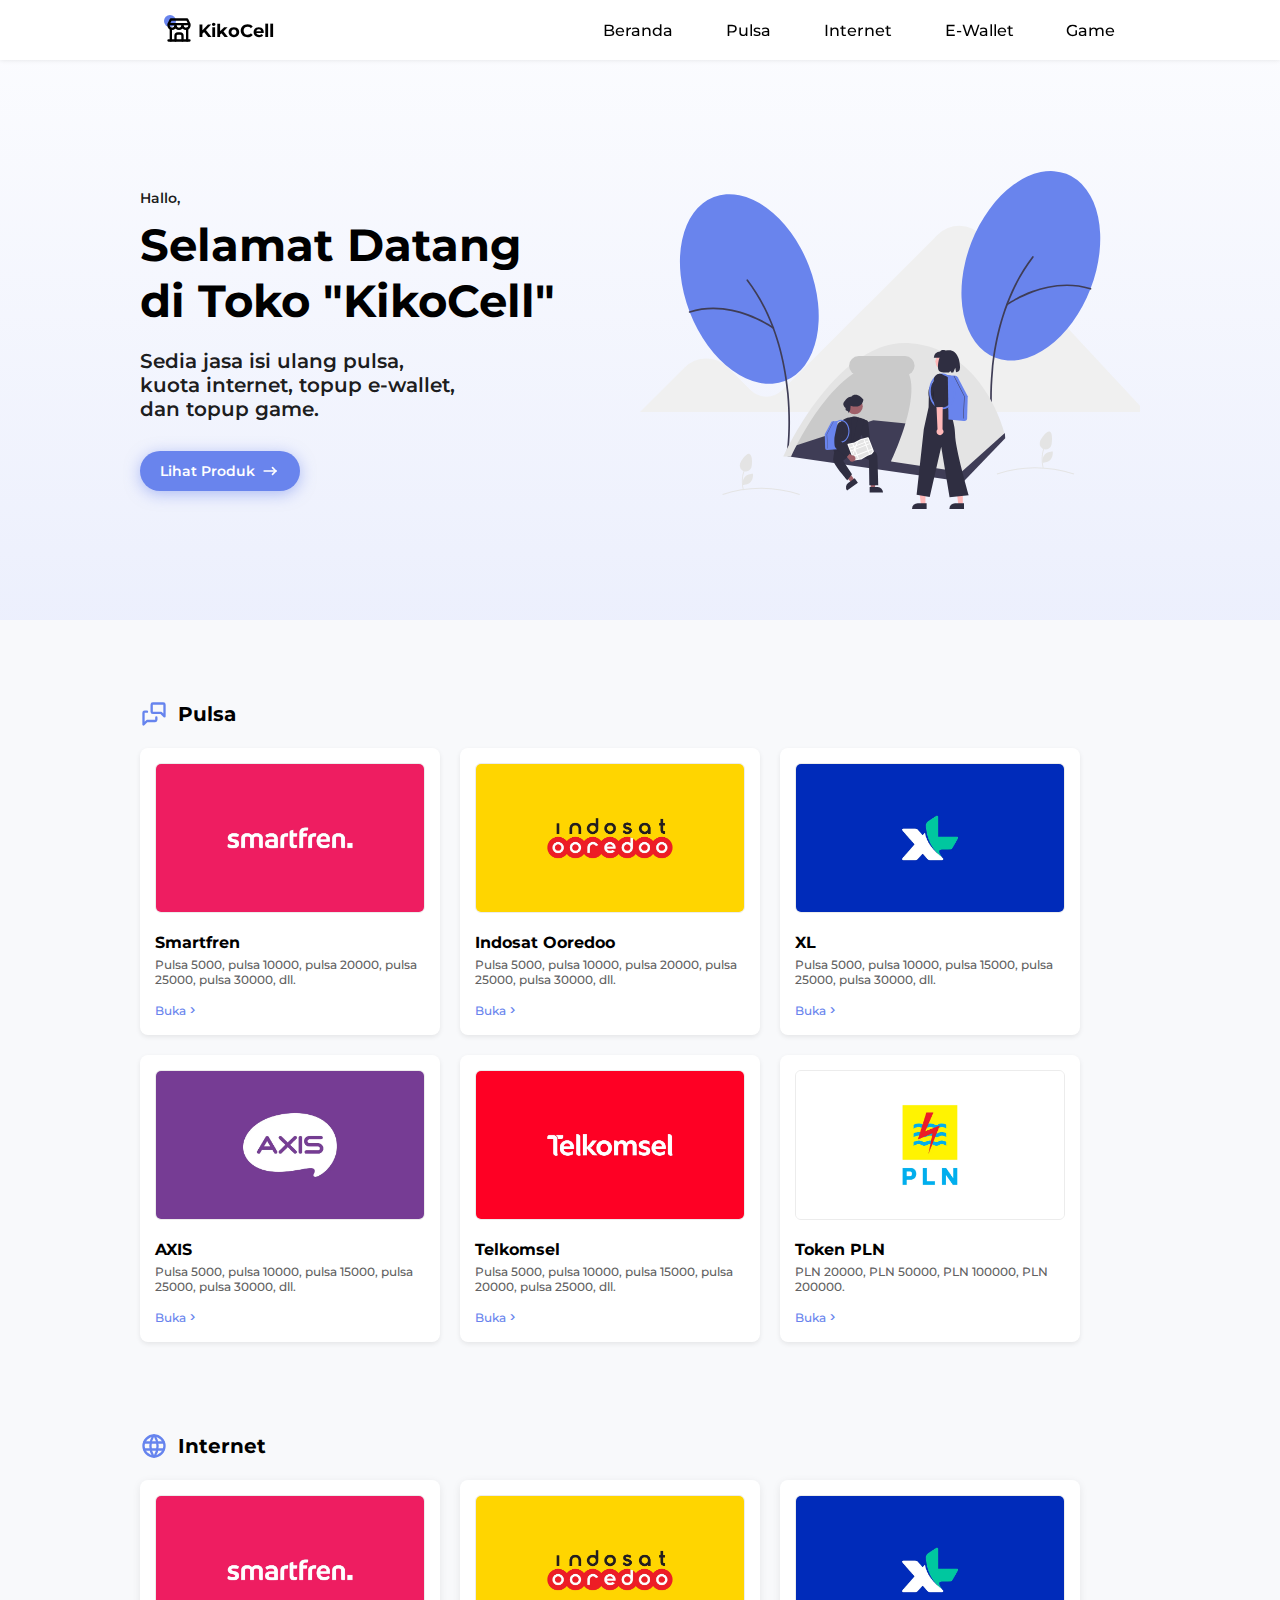
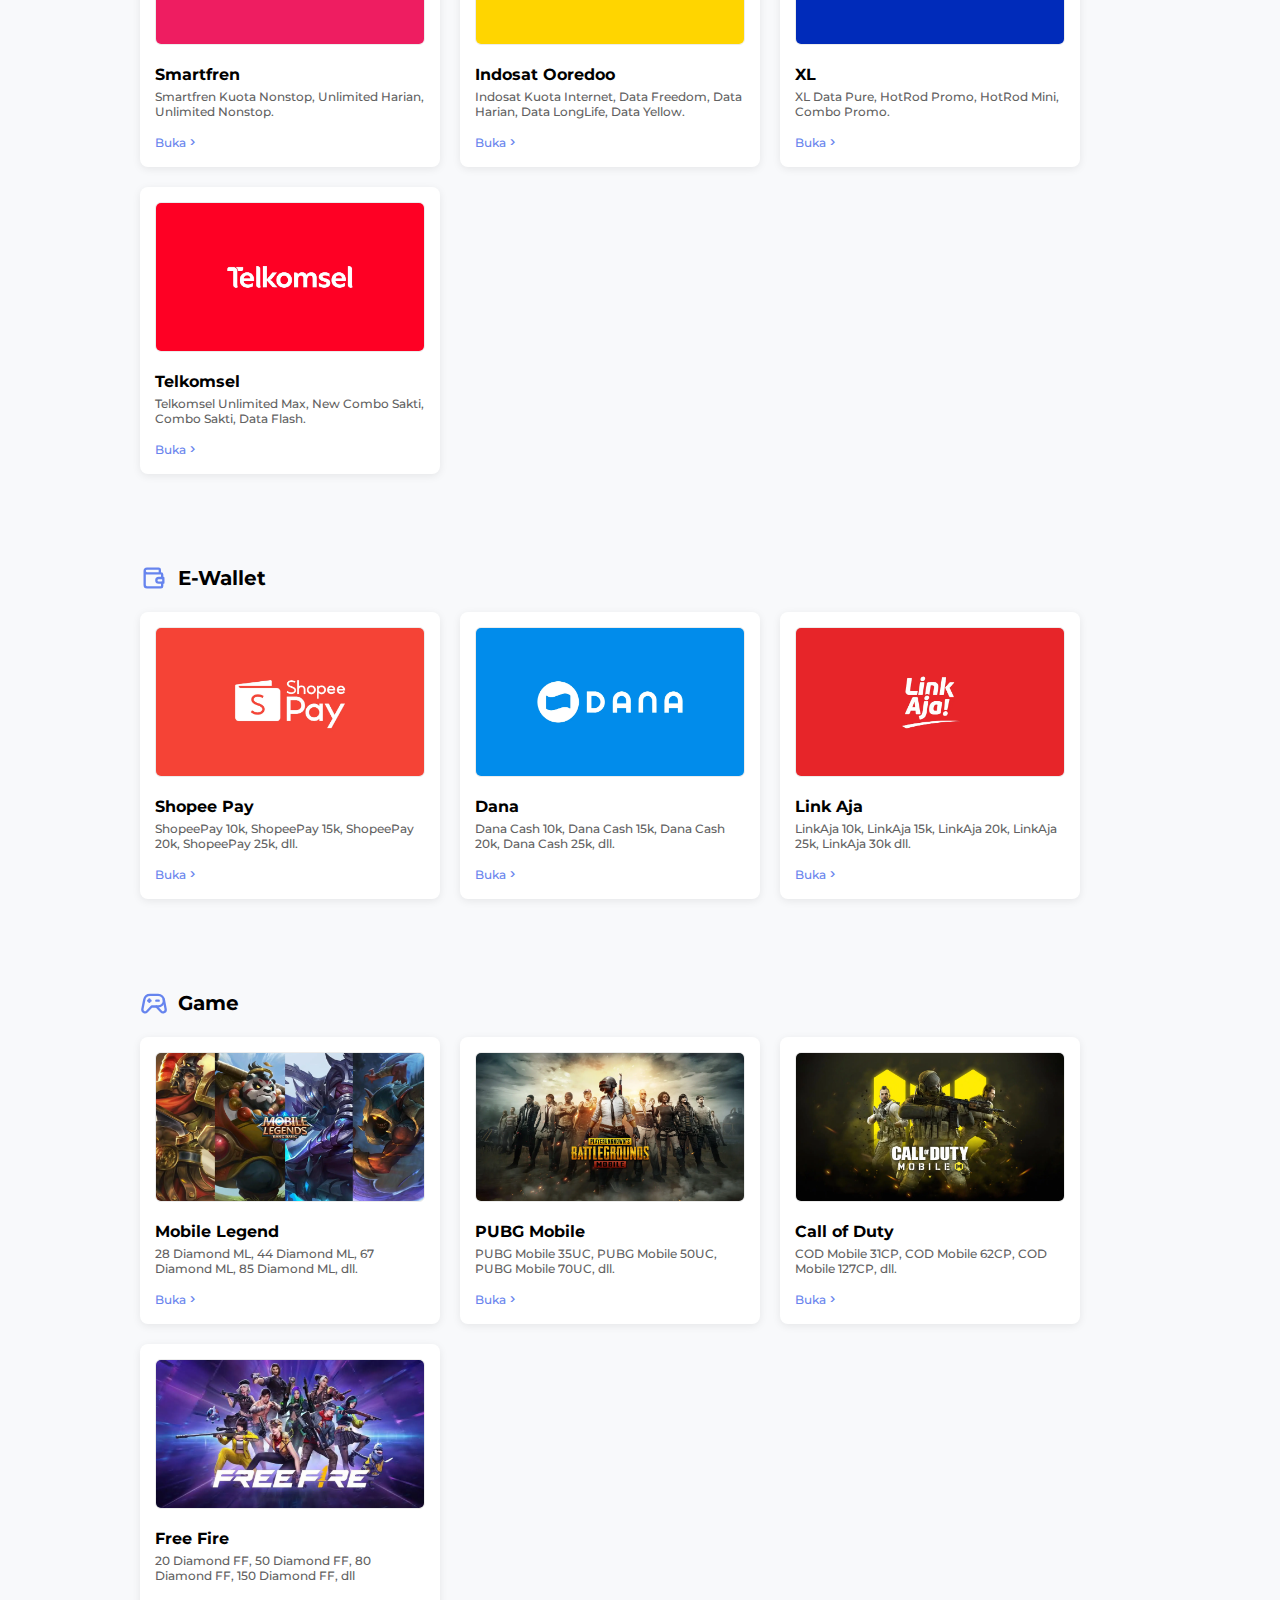
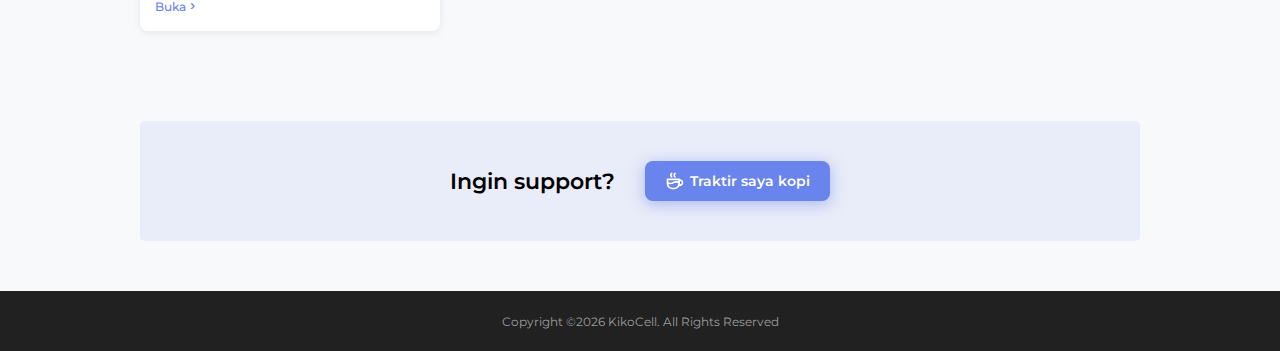
<file: index.html>
<!DOCTYPE html>
<html lang="id">
<head>
    <meta charset="UTF-8">
    <meta http-equiv="X-UA-Compatible" content="IE=edge">
    <meta name="viewport" content="width=device-width, initial-scale=1.0">
    <title>KikoCell</title>
    <link rel="preload" as="image" href="images/building-store.svg">
    <link rel="shortcut icon" href="images/kikocell.svg" type="image/x-icon">
    <link rel="stylesheet" href="style.css">
    <link href="https://fonts.googleapis.com/css2?family=Montserrat:wght@100;200;300;400;500;600;700;800;900&family=Poppins:wght@100;200;300;400;500;600;700;800;900&display=swap" rel="stylesheet">
</head>
<body>
    <!-- Navigation Bar -->
    <nav class="navbar">
        <a href="" class="brand-title">
            <img src="images/building-store.svg" alt="building store">
            <h4>KikoCell</h4>
        </a>
        <ul class="nav-links">
            <li><a href="#beranda">Beranda</a></li>
            <li><a href="#pulsa">Pulsa</a></li>
            <li><a href="#internet">Internet</a></li>
            <li><a href="#e-wallet">E-Wallet</a></li>
            <li><a href="#game">Game</a></li>
        </ul>
        <div class="toggle-menu">
            <span class="bar"></span>
            <span class="bar"></span>
            <span class="bar"></span>
        </div>
        <div class="outer-click">
            <div class="outer-color"></div>
        </div>
    </nav>

    <!-- Content -->
    <div class="content">
        <section id="beranda">
            <div class="beranda-wrapper">
                <div class="content-beranda">
                    <p>Hallo,</p>
                    <p>Selamat Datang<br>di Toko "KikoCell"</p>
                    <p>Sedia jasa isi ulang pulsa,<br>kuota internet, topup e-wallet,<br>dan topup game.</p>
                    <a href="#pulsa" class="view-product">
                        <p>Lihat Produk</p>
                        <img src="images/arrow-narrow-right.svg" alt="right arrow">
                    </a>
                </div>
                <img src="images/undraw_outdoor_adventure_re_j3b7.svg" alt="outdoor adventure" class="illustration">
            </div>
        </section>
        <section id="pulsa">
            <div class="pulsa-wrapper">
                <div class="header-pulsa">
                    <img src="images/messages.svg" alt="messages">
                    <p>Pulsa</p>
                </div>
                <div class="content-pulsa">
                    <a href="pulsa.html?type=Smartfren" class="smartfren card">
                        <div class="img"><img src="images/smartfren.webp" alt="smartfren" loading="lazy"></div>
                        <p>Smartfren</p>
                        <p>Pulsa 5000, pulsa 10000, pulsa 20000, pulsa 25000, pulsa 30000, dll.</p>
                        <p>Buka <span>></span></p>
                    </a>
                    <a href="pulsa.html?type=Indosat+Ooredoo" class="indosat card">
                        <div class="img"><img src="images/indosat.webp" alt="indosat" loading="lazy"></div>
                        <p>Indosat Ooredoo</p>
                        <p>Pulsa 5000, pulsa 10000, pulsa 20000, pulsa 25000, pulsa 30000, dll.</p>
                        <p>Buka <span>></span></p>
                    </a>
                    <a href="pulsa.html?type=XL" class="xl card">
                        <div class="img"><img src="images/xl.webp" alt="xl" loading="lazy"></div>
                        <p>XL</p>
                        <p>Pulsa 5000, pulsa 10000, pulsa 15000, pulsa 25000, pulsa 30000, dll.</p>
                        <p>Buka <span>></span></p>
                    </a>
                    <a href="pulsa.html?type=AXIS" class="axis card">
                        <div class="img"><img src="images/axis.webp" alt="axis" loading="lazy"></div>
                        <p>AXIS</p>
                        <p>Pulsa 5000, pulsa 10000, pulsa 15000, pulsa 25000, pulsa 30000, dll.</p>
                        <p>Buka <span>></span></p>
                    </a>
                    <a href="pulsa.html?type=Telkomsel" class="telkomsel card">
                        <div class="img"><img src="images/telkomsel.webp" alt="telkomsel" loading="lazy"></div>
                        <p>Telkomsel</p>
                        <p>Pulsa 5000, pulsa 10000, pulsa 15000, pulsa 20000, pulsa 25000, dll.</p>
                        <p>Buka <span>></span></p>
                    </a>
                    <a href="pulsa.html?type=Token+PLN" class="pln card">
                        <div class="img"><img src="images/pln.webp" alt="pln" loading="lazy"></div>
                        <p>Token PLN</p>
                        <p>PLN 20000, PLN 50000, PLN 100000, PLN 200000.</p>
                        <p>Buka <span>></span></p>
                    </a>
                </div>
            </div>
        </section>
        <section id="internet">
            <div class="internet-wrapper">
                <div class="header-internet">
                    <img src="images/world.svg" alt="world">
                    <p>Internet</p>
                </div>
                <div class="content-internet">
                    <a href="kuota.html?type=Smartfren" class="smartfren card">
                        <div class="img"><img src="images/smartfren.webp" alt="smartfren" loading="lazy"></div>
                        <p>Smartfren</p>
                        <p>Smartfren Kuota Nonstop, Unlimited Harian, Unlimited Nonstop.</p>
                        <p>Buka <span>></span></p>
                    </a>
                    <a href="kuota.html?type=Indosat+Ooredoo" class="indosat card">
                        <div class="img"><img src="images/indosat.webp" alt="indosat" loading="lazy"></div>
                        <p>Indosat Ooredoo</p>
                        <p>Indosat Kuota Internet, Data Freedom, Data Harian, Data LongLife, Data Yellow.</p>
                        <p>Buka <span>></span></p>
                    </a>
                    <a href="kuota.html?type=XL" class="xl card">
                        <div class="img"><img src="images/xl.webp" alt="xl" loading="lazy"></div>
                        <p>XL</p>
                        <p>XL Data Pure, HotRod Promo, HotRod Mini, Combo Promo.</p>
                        <p>Buka <span>></span></p>
                    </a>
                    <a href="kuota.html?type=Telkomsel" class="telkomsel card">
                        <div class="img"><img src="images/telkomsel.webp" alt="telkomsel" loading="lazy"></div>
                        <p>Telkomsel</p>
                        <p>Telkomsel Unlimited Max, New Combo Sakti, Combo Sakti, Data Flash.</p>
                        <p>Buka <span>></span></p>
                    </a>
                </div>
            </div>
        </section>
        <section id="e-wallet">
            <div class="e-wallet-wrapper">
                <div class="header-e-wallet">
                    <img src="images/wallet.svg" alt="wallet">
                    <p>E-Wallet</p>
                </div>
                <div class="content-e-wallet">
                    <a href="ewallet.html?type=Shopee+Pay" class="shopeepay card">
                        <div class="img"><img src="images/shopeepay.webp" alt="shopeepay" loading="lazy"></div>
                        <p>Shopee Pay</p>
                        <p>ShopeePay 10k, ShopeePay 15k, ShopeePay 20k, ShopeePay 25k, dll.</p>
                        <p>Buka <span>></span></p>
                    </a>
                    <a href="ewallet.html?type=Dana" class="dana card">
                        <div class="img"><img src="images/dana.webp" alt="dana" loading="lazy"></div>
                        <p>Dana</p>
                        <p>Dana Cash 10k, Dana Cash 15k, Dana Cash 20k, Dana Cash 25k, dll.</p>
                        <p>Buka <span>></span></p>
                    </a>
                    <a href="ewallet.html?type=Link+Aja" class="linkaja card">
                        <div class="img"><img src="images/linkaja.webp" alt="linkaja" loading="lazy"></div>
                        <p>Link Aja</p>
                        <p>LinkAja 10k, LinkAja 15k, LinkAja 20k, LinkAja 25k, LinkAja 30k dll.</p>
                        <p>Buka <span>></span></p>
                    </a>
                </div>
            </div>
        </section>
        <section id="game">
            <div class="game-wrapper">
                <div class="header-game">
                    <img src="images/device-gamepad-2.svg" alt="gamepad">
                    <p>Game</p>
                </div>
                <div class="content-game">
                    <a href="game.html?type=Mobile+Legend" class="mobilelegend card">
                        <div class="img"><img src="images/mobilelegend.webp" alt="mobilelegend" loading="lazy"></div>
                        <p>Mobile Legend</p>
                        <p>28 Diamond ML, 44 Diamond ML, 67 Diamond ML, 85 Diamond ML, dll.</p>
                        <p>Buka <span>></span></p>
                    </a>
                    <a href="game.html?type=PUBG+Mobile" class="pubgmobile card">
                        <div class="img"><img src="images/pubgmobile.webp" alt="pubgmobile" loading="lazy"></div>
                        <p>PUBG Mobile</p>
                        <p>PUBG Mobile 35UC, PUBG Mobile 50UC, PUBG Mobile 70UC, dll.</p>
                        <p>Buka <span>></span></p>
                    </a>
                    <a href="game.html?type=Call+of+Duty" class="callofduty card">
                        <div class="img"><img src="images/callofduty.webp" alt="callofduty" loading="lazy"></div>
                        <p>Call of Duty</p>
                        <p>COD Mobile 31CP, COD Mobile 62CP, COD Mobile 127CP, dll.</p>
                        <p>Buka <span>></span></p>
                    </a>
                    <a href="game.html?type=Free+Fire" class="freefire card">
                        <div class="img"><img src="images/freefire.webp" alt="freefire" loading="lazy"></div>
                        <p>Free Fire</p>
                        <p>20 Diamond FF, 50 Diamond FF, 80 Diamond FF, 150 Diamond FF, dll</p>
                        <p>Buka <span>></span></p>
                    </a>
                </div>
            </div>
        </section>
        <section id="support">
            <div class="support-wrapper">
                <p>Ingin support?</p>
                <a href="https://saweria.co/zekodev" target="_blank" class="btn-support">
                    <img src="images/coffee.svg" alt="coffee">
                    <p>Traktir saya kopi</p>
                </a>
            </div>
        </section>
    </div>

    <!-- Scroll to Top -->
    <div class="button-scroll" onclick="topFunction()">
        <img src="images/chevrons-up.svg" alt="scroll up">
    </div>

    <!-- Footer -->
    <div class="footer">
        <p id="copyright">Copyright ©[Year] KikoCell. All Rights Reserved</p>
    </div>

    <!-- Script Links -->
    <script src="script.js"></script>
</body>
</html>
</file>
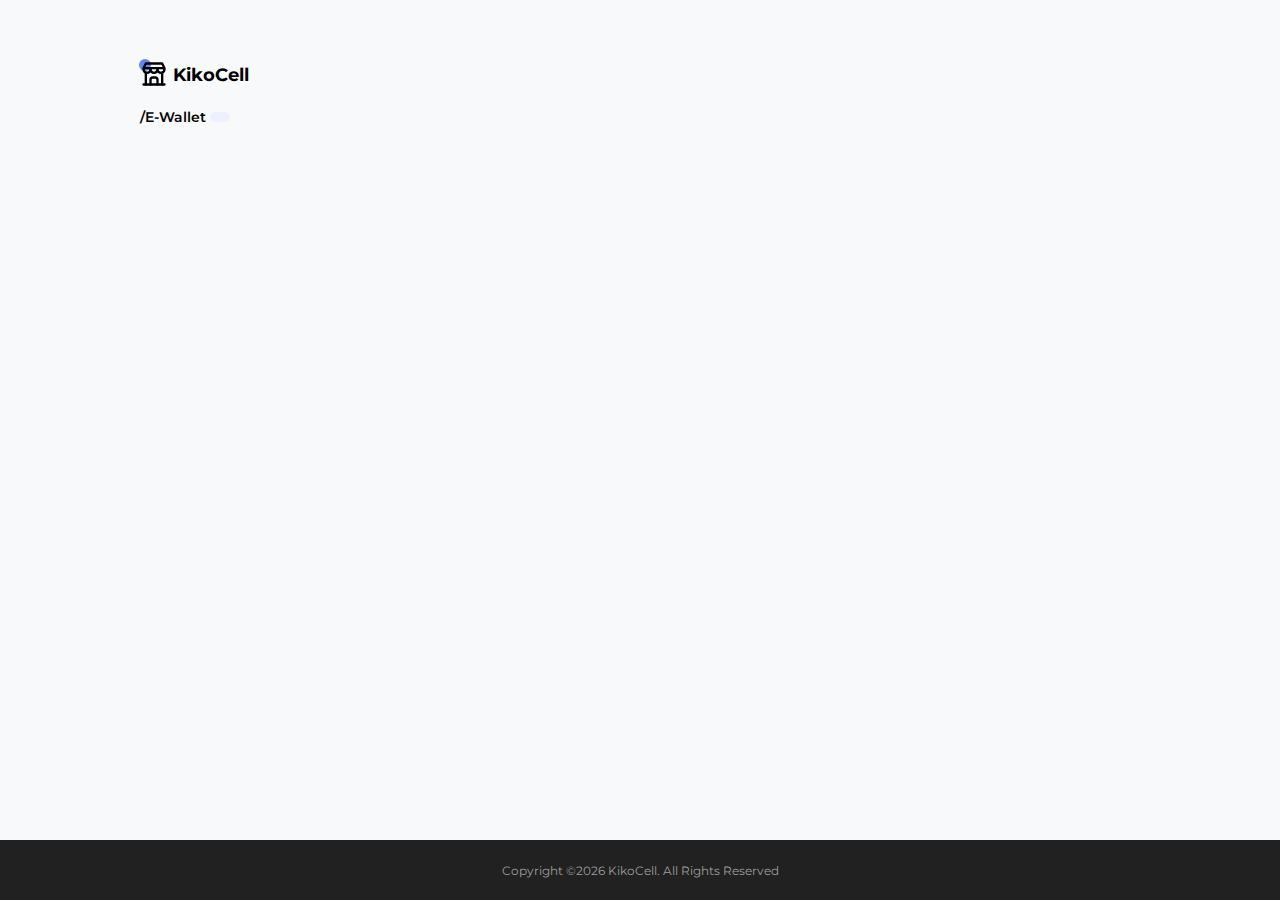
<file: ewallet.html>
<!DOCTYPE html>
<html lang="en">
<head>
    <meta charset="UTF-8">
    <meta http-equiv="X-UA-Compatible" content="IE=edge">
    <meta name="viewport" content="width=device-width, initial-scale=1.0">
    <title>KikoCell | E-Wallet</title>
    <link rel="shortcut icon" href="images/kikocell.svg" type="image/x-icon">
    <link rel="stylesheet" href="style_ewallet.css">
    <link href="https://fonts.googleapis.com/css2?family=Montserrat:wght@100;200;300;400;500;600;700;800;900&family=Poppins:wght@100;200;300;400;500;600;700;800;900&display=swap" rel="stylesheet">
</head>
<body>
    <div class="container">
        <div class="container-wrapper">
            <!-- Header -->
            <div class="header">
                <div class="brand-title" onclick="history.back()">
                    <img src="images/building-store.svg" alt="building store">
                    <h4>KikoCell</h4>
                </div>
                <p>/E-Wallet <span class="ewallet-type">[Jenis]</span></p>
            </div>

            <!-- Content -->
            <div class="content">
                <section id="list-data"></section>
            </div>
        </div>
    </div>

    <!-- Popup Dialog -->
    <div class="dialog-wrapper">
        <div class="dialog-card">
            <div class="icon">
                <img src="images/shopping-cart-plus.svg" alt="shopping cart">
            </div>
            <p>PESANAN</p>
            <p>Detail</p>
            <p class="detail">[kosong]</p>
            <p>No. <span id="ewallet">[E-Wallet]</span><span>*</span></p>
            <input type="tel" name="wa-number" id="wa-number" placeholder="Ketik nomor">
            <div class="action">
                <div class="btn-cancel">
                    <p>BATAL</p>
                </div>
                <div class="btn-send">
                    <p>KIRIM</p>
                </div>
            </div>
        </div>
    </div>

    <!-- Footer -->
    <div class="footer">
        <p id="copyright">Copyright ©[Year] KikoCell. All Rights Reserved</p>
    </div>

    <!-- Script Links -->
    <script src="script_ewallet.js"></script>
</body>
</html>
</file>
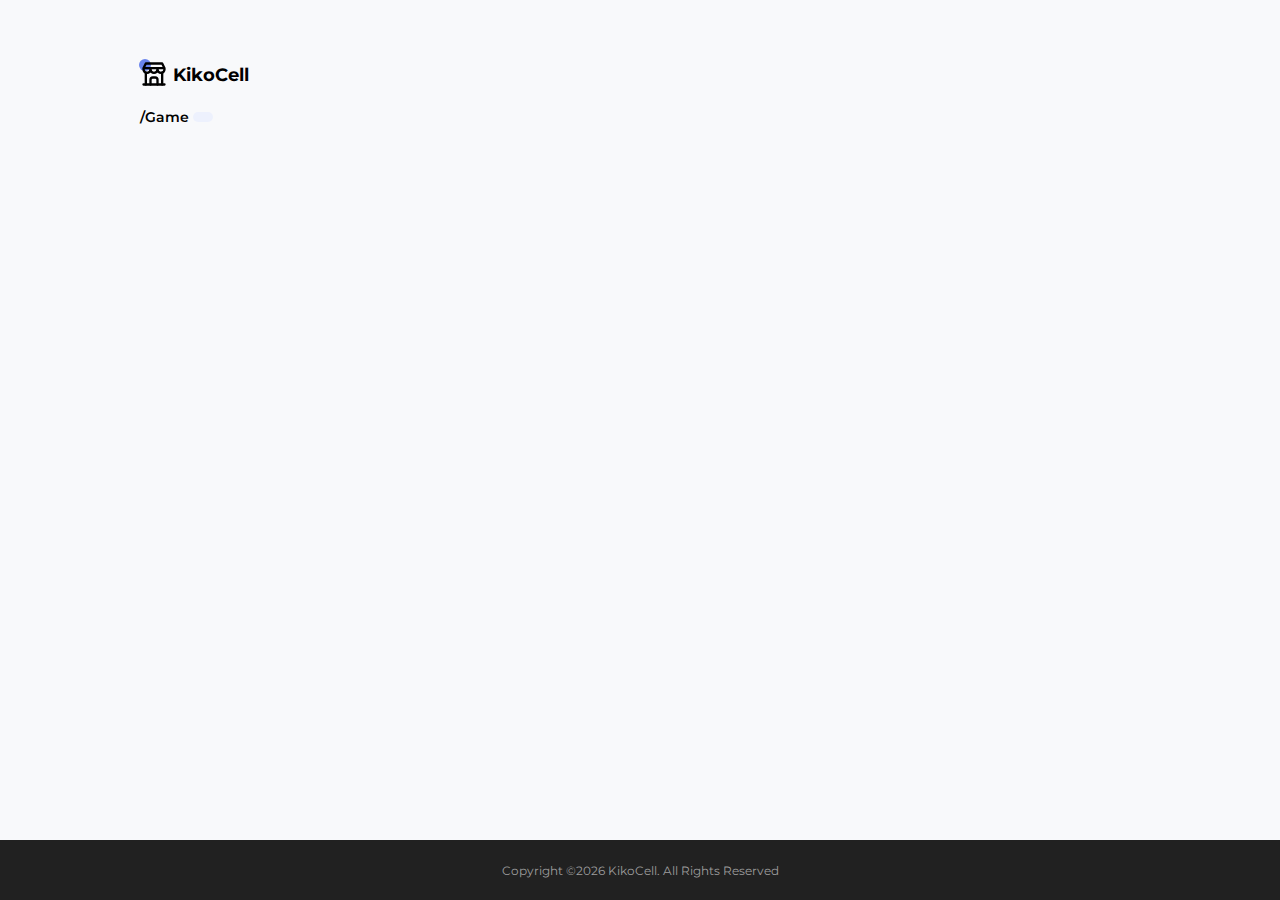
<file: game.html>
<!DOCTYPE html>
<html lang="en">
<head>
    <meta charset="UTF-8">
    <meta http-equiv="X-UA-Compatible" content="IE=edge">
    <meta name="viewport" content="width=device-width, initial-scale=1.0">
    <title>KikoCell | Game</title>
    <link rel="shortcut icon" href="images/kikocell.svg" type="image/x-icon">
    <link rel="stylesheet" href="style_game.css">
    <link href="https://fonts.googleapis.com/css2?family=Montserrat:wght@100;200;300;400;500;600;700;800;900&family=Poppins:wght@100;200;300;400;500;600;700;800;900&display=swap" rel="stylesheet">
</head>
<body>
    <div class="container">
        <div class="container-wrapper">
            <!-- Header -->
            <div class="header">
                <div class="brand-title" onclick="history.back()">
                    <img src="images/building-store.svg" alt="building store">
                    <h4>KikoCell</h4>
                </div>
                <p>/Game <span class="card-type">[Nama]</span></p>
            </div>

            <!-- Content -->
            <div class="content">
                <section id="list-data"></section>
            </div>
        </div>
    </div>

    <!-- Popup Dialog -->
    <div class="dialog-wrapper">
        <div class="dialog-card">
            <div class="icon">
                <img src="images/shopping-cart-plus.svg" alt="shopping cart">
            </div>
            <p>PESANAN</p>
            <p>Detail</p>
            <p class="detail">[kosong]</p>
            <p>No. ID Akun<span>*</span></p>
            <input type="tel" name="wa-number" id="wa-number" placeholder="Ketik nomor">
            <div class="action">
                <div class="btn-cancel">
                    <p>BATAL</p>
                </div>
                <div class="btn-send">
                    <p>KIRIM</p>
                </div>
            </div>
        </div>
    </div>

    <!-- Footer -->
    <div class="footer">
        <p id="copyright">Copyright ©[Year] KikoCell. All Rights Reserved</p>
    </div>

    <!-- Script Links -->
    <script src="script_game.js"></script>
</body>
</html>
</file>
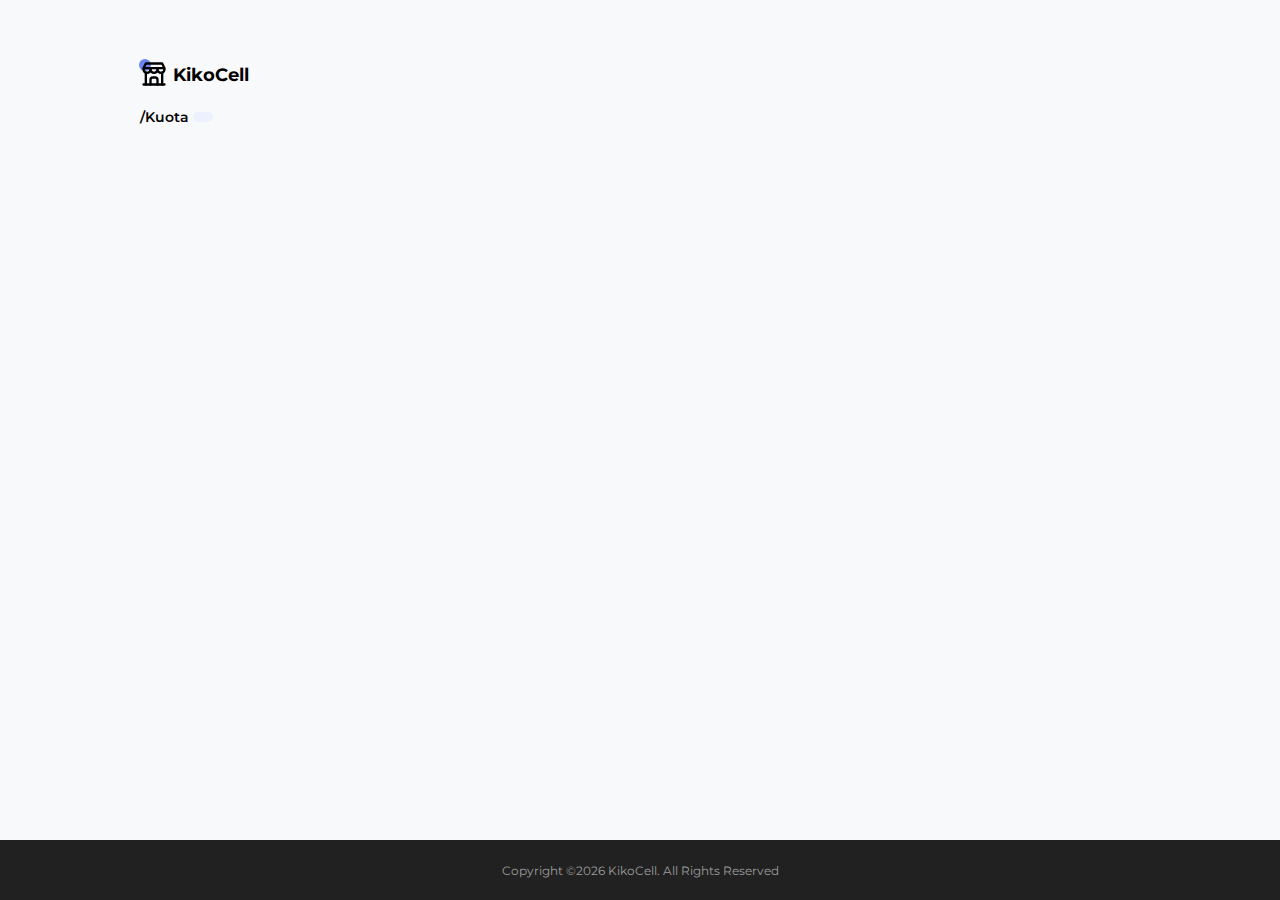
<file: kuota.html>
<!DOCTYPE html>
<html lang="en">
<head>
    <meta charset="UTF-8">
    <meta http-equiv="X-UA-Compatible" content="IE=edge">
    <meta name="viewport" content="width=device-width, initial-scale=1.0">
    <title>KikoCell | Kuota Internet</title>
    <link rel="shortcut icon" href="images/kikocell.svg" type="image/x-icon">
    <link rel="stylesheet" href="style_kuota.css">
    <link href="https://fonts.googleapis.com/css2?family=Montserrat:wght@100;200;300;400;500;600;700;800;900&family=Poppins:wght@100;200;300;400;500;600;700;800;900&display=swap" rel="stylesheet">
</head>
<body>
    <div class="container">
        <div class="container-wrapper">
            <!-- Header -->
            <div class="header">
                <div class="brand-title" onclick="history.back()">
                    <img src="images/building-store.svg" alt="building store">
                    <h4>KikoCell</h4>
                </div>
                <p>/Kuota <span class="card-type">[kartu]</span></p>
            </div>

            <!-- Content -->
            <div class="content">
                <div id="list-categories"></div>
                <div id="list-data"></div>
            </div>
        </div>
    </div>

    <!-- Popup Dialog -->
    <div class="dialog-wrapper">
        <div class="dialog-card">
            <div class="icon">
                <img src="images/shopping-cart-plus.svg" alt="shopping cart">
            </div>
            <p>PESANAN</p>
            <p>Detail</p>
            <p class="detail">[kosong]</p>
            <p>No. HP Anda<span>*</span></p>
            <input type="tel" name="wa-number" id="wa-number" placeholder="Ketik nomor">
            <div class="action">
                <div class="btn-cancel">
                    <p>BATAL</p>
                </div>
                <div class="btn-send">
                    <p>KIRIM</p>
                </div>
            </div>
        </div>
    </div>

    <!-- Footer -->
    <div class="footer">
        <p id="copyright">Copyright ©[Year] KikoCell. All Rights Reserved</p>
    </div>

    <!-- Script Links -->
    <script src="script_kuota.js"></script>
    <script src="script_categories.js"></script>
</body>
</html>
</file>
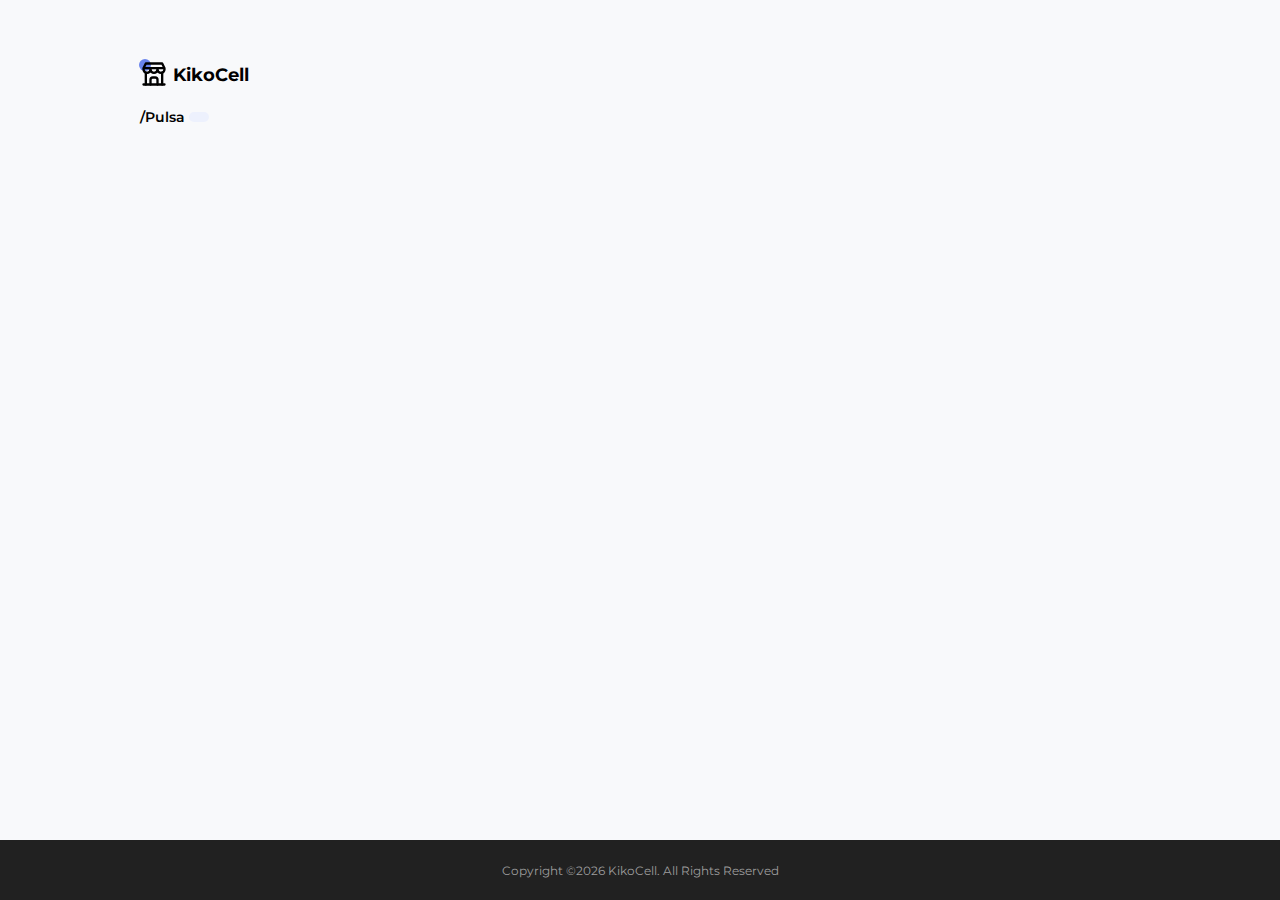
<file: pulsa.html>
<!DOCTYPE html>
<html lang="en">
<head>
    <meta charset="UTF-8">
    <meta http-equiv="X-UA-Compatible" content="IE=edge">
    <meta name="viewport" content="width=device-width, initial-scale=1.0">
    <title>KikoCell | Pulsa</title>
    <link rel="shortcut icon" href="images/kikocell.svg" type="image/x-icon">
    <link rel="stylesheet" href="style_pulsa.css">
    <link href="https://fonts.googleapis.com/css2?family=Montserrat:wght@100;200;300;400;500;600;700;800;900&family=Poppins:wght@100;200;300;400;500;600;700;800;900&display=swap" rel="stylesheet">
</head>
<body>
    <div class="container">
        <div class="container-wrapper">
            <!-- Header -->
            <div class="header">
                <div class="brand-title" onclick="history.back()">
                    <img src="images/building-store.svg" alt="building store">
                    <h4>KikoCell</h4>
                </div>
                <p>/Pulsa <span class="card-type">[Kartu]</span></p>
            </div>

            <!-- Content -->
            <div class="content">
                <section id="list-data"></section>
            </div>
        </div>
    </div>

    <!-- Popup Dialog -->
    <div class="dialog-wrapper">
        <div class="dialog-card">
            <div class="icon">
                <img src="images/shopping-cart-plus.svg" alt="shopping cart">
            </div>
            <p>PESANAN</p>
            <p>Detail</p>
            <p class="detail">[kosong]</p>
            <p class="nomor">No. HP Anda<span>*</span></p>
            <input type="tel" name="wa-number" id="wa-number" placeholder="Ketik nomor">
            <div class="action">
                <div class="btn-cancel">
                    <p>BATAL</p>
                </div>
                <div class="btn-send">
                    <p>KIRIM</p>
                </div>
            </div>
        </div>
    </div>

    <!-- Footer -->
    <div class="footer">
        <p id="copyright">Copyright ©[Year] KikoCell. All Rights Reserved</p>
    </div>

    <!-- Script Links -->
    <script src="script_pulsa.js"></script>
</body>
</html>
</file>
<file: style.css>
* {
    margin: 0;
    padding: 0;
    box-sizing: border-box;
    scroll-behavior: smooth;
    -webkit-tap-highlight-color: transparent;
}

body {
    font-family: 'Montserrat', sans-serif;
    background-color: #ffffff;
    display: flex;
    flex-direction: column;
    min-height: 100vh;
}

/*-- Navigation Bar --*/

/* NavBar */
.navbar {
    display: flex;
    justify-content: space-around;
    align-items: center;
    position: fixed;
    z-index: 1;
    height: 60px;
    width: 100%;
    background-color: rgba(255, 255, 255, 0.9);
    backdrop-filter: blur(10px);
    box-shadow: 0 0 5px rgba(0, 0, 0, 0.1);
}

.navbar .brand-title {
    display: flex;
    align-items: center;
    position: relative;
    text-decoration: none;
}

.navbar .brand-title img {
    -webkit-user-drag: none;
    width: 28px;
    height: 28px;
}

.navbar .brand-title h4 {
    text-decoration: none;
    color: #000000;
    font-size: 1.1em;
    font-weight: 700;
    margin-left: 5px;
}

.navbar .brand-title::after {
    content: '';
    position: absolute;
    top: -1px;
    left: -1px;
    z-index: -1;
    width: 12px;
    height: 12px;
    background-color: #6984ed;
    border-radius: 50%;
}

.navbar .nav-links {
    display: flex;
    justify-content: space-between;
    list-style: none;
    width: 40%;
}

.navbar .nav-links li a {
    font-size: 1em;
    font-weight: 500;
    color: #000000;
    text-decoration: none;
    transition: all 0.3s ease-in-out;
}

.navbar .nav-links li a:hover {
    color: #6984ed;
}

/* Toggle Menu */
.navbar .toggle-menu {
    display: none;
    flex-direction: column;
    justify-content: space-between;
    position: absolute;
    top: 22.5px;
    left: 25px;
    z-index: 2;
    width: 18px;
    height: 15px;
    transition: all 0.5s;
    cursor: pointer;
}

.navbar .toggle-menu .bar {
    display: block;
    width: 100%;
    height: 3px;
    background-color: #000000;
    border-radius: 3px;
    transition: all 0.3s ease-in-out;
}

.navbar .toggle-menu .bar:nth-child(1) {
    transform-origin: 0 0;
}

.navbar .toggle-menu .bar:nth-child(3) {
    transform-origin: 0 100%;
}

.navbar .toggle-menu.active .bar:nth-child(1) {
    transform: rotate(45deg);
}

.navbar .toggle-menu.active .bar:nth-child(2) {
    transform: scaleX(0);
    opacity: 0;
}

.navbar .toggle-menu.active .bar:nth-child(3) {
    transform: rotate(-45deg);
}

/* Outer Click */
.navbar .outer-click {
    display: none;
    position: absolute;
    top: 0;
    left: 0;
    z-index: -1;
    width: 100%;
    height: 100vh;
    transform: translate(-100%);
}

.navbar .outer-click.active {
    transform: translate(0);
}

.navbar .outer-click .outer-color {
    display: none;
    width: 100%;
    height: 100%;
    background-color: rgba(0, 0, 0, 0.4);
    opacity: 0;
    transition: all 0.5s ease-in-out;
}

.navbar .outer-click .outer-color.active {
    opacity: 100%;
}


/* Scroll to Top */
.button-scroll {
    display: flex;
    justify-content: center;
    align-items: center;
    position: fixed;
    bottom: 20px;
    right: 20px;
    width: 40px;
    height: 40px;
    transform: translateY(100%);
    background-color: #ffffff;
    box-shadow: 0 2px 5px rgb(0, 0, 0, 0.2);
    border: 2px solid #212121;
    border-radius: 10px;
    opacity: 0;
    cursor: pointer;
    transition: all 0.3s ease-in-out;
}

.button-scroll.active {
    transform: translateY(0);
    opacity: 100%;
}

.button-scroll img {
    width: 20px;
    height: 20px;
}


/*-- Content --*/

.content {
    flex: 1;
    width: 100%;
}

/* Beranda */
#beranda {
    display: flex;
    justify-content: center;
    align-items: center;
    width: 100%;
    padding: 60px 60px 0;
    background-image: linear-gradient(0deg, rgba(105, 132, 237, 0.125), rgba(105, 132, 237, 0.02));
}

#beranda .beranda-wrapper {
    display: flex;
    justify-content: space-between;
    align-items: center;
    width: 100%;
    max-width: 1000px;
    height: 560px;
}

#beranda .beranda-wrapper .content-beranda {
    flex: 1;
    display: flex;
    flex-direction: column;
    align-items: flex-start;
    margin-right: 40px;
}

#beranda .beranda-wrapper .content-beranda p:nth-child(1) {
    font-size: 14px;
    font-weight: 600;
    color: rgba(0, 0, 0, 0.9);
}

#beranda .beranda-wrapper .content-beranda p:nth-child(2) {
    font-size: 45px;
    font-weight: 700;
    line-height: 125%;
    color: rgba(0, 0, 0, 1);
    margin: 10px 0 20px 0;
}

#beranda .beranda-wrapper .content-beranda p:nth-child(3) {
    font-size: 20px;
    font-weight: 600;
    color: rgba(0, 0, 0, 0.9);
}

#beranda .beranda-wrapper .content-beranda .view-product {
    text-decoration: none;
    display: flex;
    justify-content: center;
    align-items: center;
    padding: 10px 20px;
    margin-top: 30px;
    background-color: #6984ed;
    box-shadow: 0 3px 15px rgba(105, 132, 237, 0.5);
    border-radius: 50px;
    cursor: pointer;
    transition: all 0.3s ease-in-out;
}

#beranda .beranda-wrapper .content-beranda .view-product:active {
    box-shadow: 0 2px 10px rgba(105, 132, 237, 0.4);
    transform: scale(0.9);
}

#beranda .beranda-wrapper .content-beranda .view-product p {
    font-size: 14px;
    font-weight: 600;
    color: #ffffff;
    margin-right: 5px;
}

#beranda .beranda-wrapper .content-beranda .view-product img {
    -webkit-user-drag: none;
    width: 20px;
    height: 20px;
    filter: invert(1);
}

#beranda .beranda-wrapper img.illustration {
    -webkit-user-drag: none;
    flex: 1;
    width: 50%;
    height: auto;
}


/* Pulsa */
#pulsa {
    display: flex;
    justify-content: center;
    align-items: center;
    width: 100%;
    padding: 60px 60px 0 ;
    background-color: #f8f9fb;
}

#pulsa .pulsa-wrapper {
    display: flex;
    flex-direction: column;
    justify-content: center;
    align-items: center;
    width: 100%;
    max-width: 1000px;
    height: auto;
    padding-top: 10px;
}

#pulsa .pulsa-wrapper .header-pulsa {
    display: flex;
    align-items: center;
    width: 100%;
    padding: 10px 0;
}

#pulsa .pulsa-wrapper .header-pulsa img {
    filter: invert(52%) sepia(62%) saturate(2400%) hue-rotate(205deg) brightness(96%) contrast(94%);
    -webkit-user-drag: none;
    width: 28px;
    height: 28px;
    z-index: 0;
}

#pulsa .pulsa-wrapper .header-pulsa p {
    font-size: 20px;
    font-weight: 700;
    margin-left: 10px;
}

#pulsa .pulsa-wrapper .content-pulsa {
    display: flex;
    flex-wrap: wrap;
    width: calc(100% + 20px);
}

#pulsa .pulsa-wrapper .content-pulsa a.card {
    text-decoration: none;
    width: 300px;
    padding: 15px;
    margin: 10px;
    background-color: #ffffff;
    box-shadow: 0 2px 5px rgba(0, 0, 0, 0.08);
    border-radius: 8px;
    transition: all 0.3s ease-in-out;
}

#pulsa .pulsa-wrapper .content-pulsa a.card:active {
    transform: scale(0.9);
}

#pulsa .pulsa-wrapper .content-pulsa a.card .img {
    width: 100%;
    height: 150px;
    background-color: #ececec;
    border: 1px solid #ececec;
    border-radius: 6px;
    overflow: hidden;
}

#pulsa .pulsa-wrapper .content-pulsa a.card .img img {
    object-fit: cover;
    -webkit-user-drag: none;
    width: 100%;
    height: 100%;
    transition: all 0.4s ease-in-out;
}

#pulsa .pulsa-wrapper .content-pulsa a.card:hover > .img img {
    transform: scale(1.05);
}

#pulsa .pulsa-wrapper .content-pulsa a.card p:nth-child(2) {
    font-size: 16px;
    font-weight: 700;
    color: #000000;
    margin-top: 20px;
}

#pulsa .pulsa-wrapper .content-pulsa a.card p:nth-child(3) {
    font-size: 12px;
    font-weight: 500;
    color: #616161;
    margin-top: 5px;
}

#pulsa .pulsa-wrapper .content-pulsa a.card p:nth-child(4) {
    font-size: 12px;
    font-weight: 500;
    color: #6984ed;
    margin-top: 15px;
}

#pulsa .pulsa-wrapper .content-pulsa a.card p:nth-child(4) span {
    font-family: 'Poppins', sans-serif;
}


/* Internet */
#internet {
    display: flex;
    justify-content: center;
    align-items: center;
    width: 100%;
    padding: 60px 60px 0 ;
    background-color: #f8f9fb;
}

#internet .internet-wrapper {
    display: flex;
    flex-direction: column;
    justify-content: center;
    align-items: center;
    width: 100%;
    max-width: 1000px;
    height: auto;
    padding-top: 10px;
}

#internet .internet-wrapper .header-internet {
    display: flex;
    align-items: center;
    width: 100%;
    padding: 10px 0;
}

#internet .internet-wrapper .header-internet img {
    filter: invert(52%) sepia(62%) saturate(2400%) hue-rotate(205deg) brightness(96%) contrast(94%);
    -webkit-user-drag: none;
    width: 28px;
    height: 28px;
    z-index: 0;
}

#internet .internet-wrapper .header-internet p {
    font-size: 20px;
    font-weight: 700;
    margin-left: 10px;
}

#internet .internet-wrapper .content-internet {
    display: flex;
    flex-wrap: wrap;
    width: calc(100% + 20px);
}

#internet .internet-wrapper .content-internet a.card {
    text-decoration: none;
    width: 300px;
    padding: 15px;
    margin: 10px;
    background-color: #ffffff;
    box-shadow: 0 2px 8px rgba(0, 0, 0, 0.08);
    border-radius: 8px;
    transition: all 0.3s ease-in-out;
}

#internet .internet-wrapper .content-internet a.card:active {
    transform: scale(0.9);
}

#internet .internet-wrapper .content-internet a.card .img {
    width: 100%;
    height: 150px;
    background-color: #ececec;
    border: 1px solid #ececec;
    border-radius: 6px;
    overflow: hidden;
}

#internet .internet-wrapper .content-internet a.card .img img {
    object-fit: cover;
    -webkit-user-drag: none;
    width: 100%;
    height: 100%;
    transition: all 0.4s ease-in-out;
}

#internet .internet-wrapper .content-internet a.card:hover > .img img {
    transform: scale(1.05);
}

#internet .internet-wrapper .content-internet a.card p:nth-child(2) {
    font-size: 16px;
    font-weight: 700;
    color: #000000;
    margin-top: 20px;
}

#internet .internet-wrapper .content-internet a.card p:nth-child(3) {
    font-size: 12px;
    font-weight: 500;
    color: #616161;
    margin-top: 5px;
}

#internet .internet-wrapper .content-internet a.card p:nth-child(4) {
    font-size: 12px;
    font-weight: 500;
    color: #6984ed;
    margin-top: 15px;
}

#internet .internet-wrapper .content-internet a.card p:nth-child(4) span {
    font-family: 'Poppins', sans-serif;
}


/* E-Wallet */
#e-wallet {
    display: flex;
    justify-content: center;
    align-items: center;
    width: 100%;
    padding: 60px 60px 0 ;
    background-color: #f8f9fb;
}

#e-wallet .e-wallet-wrapper {
    display: flex;
    flex-direction: column;
    justify-content: center;
    align-items: center;
    width: 100%;
    max-width: 1000px;
    height: auto;
    padding-top: 10px;
}

#e-wallet .e-wallet-wrapper .header-e-wallet {
    display: flex;
    align-items: center;
    width: 100%;
    padding: 10px 0;
}

#e-wallet .e-wallet-wrapper .header-e-wallet img {
    filter: invert(52%) sepia(62%) saturate(2400%) hue-rotate(205deg) brightness(96%) contrast(94%);
    -webkit-user-drag: none;
    width: 28px;
    height: 28px;
    z-index: 0;
}

#e-wallet .e-wallet-wrapper .header-e-wallet p {
    font-size: 20px;
    font-weight: 700;
    margin-left: 10px;
}

#e-wallet .e-wallet-wrapper .content-e-wallet {
    display: flex;
    flex-wrap: wrap;
    width: calc(100% + 20px);
}

#e-wallet .e-wallet-wrapper .content-e-wallet a.card {
    text-decoration: none;
    width: 300px;
    padding: 15px;
    margin: 10px;
    background-color: #ffffff;
    box-shadow: 0 2px 8px rgba(0, 0, 0, 0.08);
    border-radius: 8px;
    transition: all 0.3s ease-in-out;
}

#e-wallet .e-wallet-wrapper .content-e-wallet a.card:active {
    transform: scale(0.9);
}

#e-wallet .e-wallet-wrapper .content-e-wallet a.card .img {
    width: 100%;
    height: 150px;
    background-color: #ececec;
    border: 1px solid #ececec;
    border-radius: 6px;
    overflow: hidden;
}

#e-wallet .e-wallet-wrapper .content-e-wallet a.card .img img {
    object-fit: cover;
    -webkit-user-drag: none;
    width: 100%;
    height: 100%;
    transition: all 0.4s ease-in-out;
}

#e-wallet .e-wallet-wrapper .content-e-wallet a.card:hover > .img img {
    transform: scale(1.05);
}

#e-wallet .e-wallet-wrapper .content-e-wallet a.card p:nth-child(2) {
    font-size: 16px;
    font-weight: 700;
    color: #000000;
    margin-top: 20px;
}

#e-wallet .e-wallet-wrapper .content-e-wallet a.card p:nth-child(3) {
    font-size: 12px;
    font-weight: 500;
    color: #616161;
    margin-top: 5px;
}

#e-wallet .e-wallet-wrapper .content-e-wallet a.card p:nth-child(4) {
    font-size: 12px;
    font-weight: 500;
    color: #6984ed;
    margin-top: 15px;
}

#e-wallet .e-wallet-wrapper .content-e-wallet a.card p:nth-child(4) span {
    font-family: 'Poppins', sans-serif;
}


/* Game */
#game {
    display: flex;
    justify-content: center;
    align-items: center;
    width: 100%;
    padding: 60px 60px 0 ;
    background-color: #f8f9fb;
}

#game .game-wrapper {
    display: flex;
    flex-direction: column;
    justify-content: center;
    align-items: center;
    width: 100%;
    max-width: 1000px;
    height: auto;
    padding-top: 10px;
}

#game .game-wrapper .header-game {
    display: flex;
    align-items: center;
    width: 100%;
    padding: 10px 0;
}

#game .game-wrapper .header-game img {
    filter: invert(52%) sepia(62%) saturate(2400%) hue-rotate(205deg) brightness(96%) contrast(94%);
    -webkit-user-drag: none;
    width: 28px;
    height: 28px;
    z-index: 0;
}

#game .game-wrapper .header-game p {
    font-size: 20px;
    font-weight: 700;
    margin-left: 10px;
}

#game .game-wrapper .content-game {
    display: flex;
    flex-wrap: wrap;
    width: calc(100% + 20px);
}

#game .game-wrapper .content-game a.card {
    text-decoration: none;
    width: 300px;
    padding: 15px;
    margin: 10px;
    background-color: #ffffff;
    box-shadow: 0 2px 8px rgba(0, 0, 0, 0.08);
    border-radius: 8px;
    transition: all 0.3s ease-in-out;
}

#game .game-wrapper .content-game a.card:active {
    transform: scale(0.9);
}

#game .game-wrapper .content-game a.card .img {
    width: 100%;
    height: 150px;
    background-color: #ececec;
    border: 1px solid #ececec;
    border-radius: 6px;
    overflow: hidden;
}

#game .game-wrapper .content-game a.card .img img {
    object-fit: cover;
    -webkit-user-drag: none;
    width: 100%;
    height: 100%;
    transition: all 0.4s ease-in-out;
}

#game .game-wrapper .content-game a.card:hover > .img img {
    transform: scale(1.05);
}

#game .game-wrapper .content-game a.card p:nth-child(2) {
    font-size: 16px;
    font-weight: 700;
    color: #000000;
    margin-top: 20px;
}

#game .game-wrapper .content-game a.card p:nth-child(3) {
    font-size: 12px;
    font-weight: 500;
    color: #616161;
    margin-top: 5px;
}

#game .game-wrapper .content-game a.card p:nth-child(4) {
    font-size: 12px;
    font-weight: 500;
    color: #6984ed;
    margin-top: 15px;
}

#game .game-wrapper .content-game a.card p:nth-child(4) span {
    font-family: 'Poppins', sans-serif;
}


/* Support */
#support {
    display: flex;
    justify-content: center;
    align-items: center;
    width: 100%;
    padding: 60px 60px 0 ;
    background-color: #f8f9fb;
}

#support .support-wrapper {
    display: flex;
    justify-content: center;
    align-items: center;
    width: 1000px;
    height: auto;
    padding: 40px 20px;
    margin: 20px 0 50px;
    background-color: rgba(105, 132, 237, 0.1);
    border-radius: 5px;
    overflow: hidden;
}

#support .support-wrapper p {
    font-size: 22px;
    font-weight: 600;
    color: #000000;
}

#support .support-wrapper .btn-support {
    text-decoration: none;
    display: flex;
    justify-content: center;
    align-items: center;
    padding: 10px 20px;
    margin: 0 0 0 30px;
    background-color: #6984ed;
    box-shadow: 0 3px 15px rgba(105, 132, 237, 0.5);
    border-radius: 8px;
    cursor: pointer;
    transition: all 0.3s ease-in-out;
}

#support .support-wrapper .btn-support:active {
    box-shadow: 0 3px 10px rgba(105, 132, 237, 0.4);
    transform: scale(0.9);
}

#support .support-wrapper .btn-support img {
    z-index: 1;
    width: 20px;
    height: 20px;
    filter: invert(1);
}

#support .support-wrapper .btn-support p {
    z-index: 1;
    font-size: 14px;
    font-weight: 600;
    color: #ffffff;
    margin-left: 5px;
}


/*-- Footer --*/
.footer {
    display: flex;
    justify-content: center;
    align-items: center;
    width: 100%;
    height: 60px;
    background-color: #212121;
}

.footer #copyright {
    font-size: 12px;
    color: #9e9e9e;
}


/*-- Responsive Breakpoint --*/

@media screen and (max-width: 1050px) {
    /*-- Navigation Bar --*/

    /* NavBar */
    .navbar .nav-links {
        width: 50%;
    }


    /*-- Content --*/

    /* Beranda */
    #beranda .beranda-wrapper {
        height: 480px;
    }

    #beranda .beranda-wrapper .content-beranda {
        margin-right: 0;
    }

    #beranda .beranda-wrapper .content-beranda p:nth-child(2) {
        font-size: 40px;
    }

    #beranda .beranda-wrapper .content-beranda p:nth-child(3) {
        font-size: 18px;
    }
}

@media screen and (max-width: 875px) {
    /*-- Navigation Bar --*/

    /* NavBar */
    .navbar .nav-links {
        flex-direction: column;
        justify-content: space-evenly;
        align-items: center;
        position: absolute;
        top: 0;
        left: 0;
        width: 75%;
        height: 100vh;
        padding: 10% 0;
        background-color: #ffffff;
        transform: translate(-100%);
        transition: all 0.4s ease-in-out;
    }

    .navbar .nav-links.active {
        transform: translate(0);
        box-shadow: 5px 0 15px rgba(0, 0, 0, 0.2);
    }

    /* Toggle Menu */
    .navbar .toggle-menu {
        display: flex;
    }

    /* Outer Click */
    .navbar .outer-click {
        display: block;
    }

    .navbar .outer-click .outer-color {
        display: block;
    }


    /*-- Content --*/

    /* Beranda */
    #beranda .beranda-wrapper {
        flex-direction: column-reverse;
        height: auto;
        padding: 40px 0 60px;
    }

    #beranda .beranda-wrapper .content-beranda {
        display: flex;
        flex-direction: column;
        align-items: center;
        text-align: center;
        padding-top: 20px;
    }

    #beranda .beranda-wrapper img.illustration {
        width: 100%;
        max-width: 450px;
    }


    /*-- Footer --*/
    .footer #copyright {
        font-size: 10px;
    }
}

@media screen and (max-width: 768px) {
    /* Support */
    #support .support-wrapper {
        flex-direction: column;
    }

    #support .support-wrapper p {
        font-size: 20px;
    }

    #support .support-wrapper .btn-support {
        margin: 20px 0 0 0;
    }
}

@media screen and (max-width: 576px) {
    /*-- Content --*/

    /* Beranda */
    #beranda {
        padding: 60px 30px 0;
    }

    #beranda .beranda-wrapper .content-beranda p:nth-child(2) {
        font-size: 28px;
    }

    #beranda .beranda-wrapper .content-beranda p:nth-child(3) {
        font-size: 16px;
    }

    #beranda .beranda-wrapper img.illustration {
        max-width: 350px;
    }


    #pulsa {
        padding: 60px 35px 0;
    }

    #internet {
        padding: 60px 35px 0;
    }

    #e-wallet {
        padding: 60px 35px 0;
    }

    #game {
        padding: 60px 35px 0;
    }

    #support {
        padding: 60px 35px 0;
    }
}

@media screen and (max-width: 360px) {
    /*-- Content --*/
    #pulsa .pulsa-wrapper .content-pulsa a.card {
        width: 100%;
    }

    #internet .internet-wrapper .content-internet a.card {
        width: 100%;
    }

    #e-wallet .e-wallet-wrapper .content-e-wallet a.card {
        width: 100%;
    }
    
    #game .game-wrapper .content-game a.card {
        width: 100%;
    }
}
</file>
<file: style_ewallet.css>
* {
    margin: 0;
    padding: 0;
    box-sizing: border-box;
    -webkit-tap-highlight-color: transparent;
}

body {
    font-family: 'Montserrat', sans-serif;
    background-color: #f8f9fb;
    display: flex;
    flex-direction: column;
    min-height: 100vh;
}

.container {
    flex: 1;
    display: flex;
    justify-content: center;
    width: 100%;
    padding: 60px;
}

.container .container-wrapper {
    display: flex;
    flex-direction: column;
    align-items: center;
    width: 1000px;
}


/*-- Header --*/
.container .container-wrapper .header {
    display: flex;
    flex-direction: column;
    width: 100%;
}

.container .container-wrapper .header .brand-title {
    display: flex;
    align-items: center;
    position: relative;
    text-decoration: none;
    cursor: pointer;
}

.container .container-wrapper .header .brand-title img {
    -webkit-user-drag: none;
    z-index: 1;
    width: 28px;
    height: 28px;
}

.container .container-wrapper .header .brand-title h4 {
    text-decoration: none;
    color: #000000;
    font-size: 1.1em;
    font-weight: 700;
    margin-left: 5px;
}

.container .container-wrapper .header .brand-title::after {
    content: '';
    position: absolute;
    top: -1px;
    left: -1px;
    width: 12px;
    height: 12px;
    background-color: #6984ed;
    border-radius: 50%;
}

.container .container-wrapper .header p {
    font-size: 14px;
    font-weight: 600;
    color: #000000;
    margin-top: 20px;
}

.container .container-wrapper .header p span {
    display: inline-block;
    width: fit-content;
    padding: 5px 10px;
    font-size: 13px;
    color: #6984ed;
    background-color: #edf1fd;
    border-radius: 50px;
}


/*-- Content --*/
.container .container-wrapper .content {
    width: calc(100% + 20px);
}

#list-data {
    display: flex;
    flex-wrap: wrap;
    width: 100%;
    margin-top: 20px;
}

#list-data .card {
    display: flex;
    flex-direction: column;
    width: 180px;
    margin: 10px;
    padding: 15px;
    background-color: #ffffff;
    box-shadow: 0 2px 5px rgba(0, 0, 0, 0.08);
    border-left: 3px solid #6984ed;
    border-radius: 8px;
    cursor: pointer;
    transition: all 0.3s ease-in-out;
}

#list-data .card:active {
    transform: scale(0.9);
}

#list-data .card p:nth-child(1) {
    flex: 1;
    font-size: 16px;
    font-weight: 700;
    color: #000000;
}

#list-data .card p:nth-child(2) {
    font-size: 11px;
    font-weight: 500;
    color: #8a8a8a;
    margin-top: 10px;
}

#list-data .card p:nth-child(3) {
    font-size: 14px;
    font-weight: 600;
    color: #000000;
    margin-top: 2px;
}


/*-- Popup Dialog --*/
.dialog-wrapper {
    display: none;
    justify-content: center;
    align-items: center;
    position: fixed;
    top: 0;
    left: 0;
    bottom: 0;
    z-index: 1;
    width: 100%;
    background-color: rgba(0, 0, 0, 0.2);
    backdrop-filter: blur(2px);
}

.dialog-wrapper .dialog-card {
    display: flex;
    flex-direction: column;
    align-items: center;
    text-align: center;
    position: relative;
    width: 330px;
    padding: 75px 30px 50px;
    background-color: #ffffff;
    box-shadow: 0 5px 10px rgba(0, 0, 0, 0.1);
    border-top: 5px solid #6984ed;
    border-radius: 15px;
    transform-origin: 50% 100%;
}

.dialog-wrapper .dialog-card .icon {
    position: absolute;
    top: -55px;
    left: 115px;
    width: 100px;
    height: 100px;
    padding: 25px;
    background-color: #6984ed;
    box-shadow: 0 3px 15px rgba(105, 132, 237, 0.5);
    border-radius: 50%;
}

.dialog-wrapper .dialog-card .icon img {
    filter: invert(1);
    -webkit-user-drag: none;
    width: 100%;
    height: 100%;
}

.dialog-wrapper .dialog-card p:nth-child(2) {
    font-size: 22px;
    font-weight: 700;
}

.dialog-wrapper .dialog-card p:nth-child(3) {
    font-size: 18px;
    font-weight: 600;
    margin-top: 25px;
}

.dialog-wrapper .dialog-card p:nth-child(4) {
    font-size: 14px;
    font-weight: 500;
    line-height: 20px;
    color: #616161;
    margin-top: 6px;
    padding: 0 15px;
}

.dialog-wrapper .dialog-card p:nth-child(5) {
    font-size: 18px;
    font-weight: 600;
    margin-top: 20px;
}

.dialog-wrapper .dialog-card p:nth-child(5) span:nth-child(2) {
    color: red;
}

.dialog-wrapper .dialog-card input[type=tel], select {
    font-size: 14px;
    font-weight: 500;
    font-family: 'Montserrat', sans-serif;
    color: #616161;
    text-align: center;
    margin-top: 6px;
    border-width: 0;
}

input:focus, textarea:focus, select:focus{
    outline: none;
}

::placeholder {
    color: #9e9e9e;
}

.invalid {
    animation: shake 0.3s forwards;
}

.dialog-wrapper .dialog-card .action {
    display: flex;
    justify-content: center;
    align-items: center;
    width: 100%;
    margin-top: 45px;
}

.dialog-wrapper .dialog-card .action .btn-cancel {
    font-size: 14px;
    font-weight: 600;
    color: #757575;
    display: flex;
    justify-content: center;
    align-items: center;
    width: 150px;
    height: 40px;
    background-color: #eeeeee;
    border-radius: 50px;
    cursor: pointer;
    transition: all 0.3 ease-in-out;
}

.dialog-wrapper .dialog-card .action .btn-cancel:active {
    transform: scale(0.95);
}

.dialog-wrapper .dialog-card .action .btn-send {
    font-size: 14px;
    font-weight: 600;
    color: #ffffff;
    display: flex;
    justify-content: center;
    align-items: center;
    width: 150px;
    height: 40px;
    margin-left: 10px;
    background-color: #6984ed;
    box-shadow: 0 3px 15px rgba(105, 132, 237, 0.5);
    border-radius: 50px;
    cursor: pointer;
    transition: all 0.3 ease-in-out;
}

.dialog-wrapper .dialog-card .action .btn-send:active {
    box-shadow: 0 2px 10px rgba(105, 132, 237, 0.4);
    transform: scale(0.95);
}


/*-- Footer --*/
.footer {
    display: flex;
    justify-content: center;
    align-items: center;
    width: 100%;
    height: 60px;
    background-color: #212121;
}

.footer #copyright {
    font-size: 12px;
    color: #9e9e9e;
}


/* Responsive Breakpoint */
@media screen and (max-width: 768px) {
    /*-- Footer --*/
    .footer #copyright {
        font-size: 10px;
    }
}

@media screen and (max-width: 576px) {
    .container {
        padding: 35px;
    }

    /* Content */
    #list-data {
        transform: translateX(5px);
    }

    #list-data .card {
        width: 145px;
        margin: 5px;
        padding: 15px;
    }
}


/*-- Animation --*/
@keyframes dialog-visible {
    from {
        transform: scale(0);
    }
    to {
        transform: scale(1);
    }
}

@keyframes dialog-hidden {
    from {
        transform: scale(1);
    }
    to {
        transform: scale(0);
    }
}

@keyframes icon-visible {
    from {
        transform: scale(0) rotate(-90deg);
    }
    to {
        transform: scale(1) rotate(0deg);
    }
}

@keyframes icon-hidden {
    from {
        transform: scale(1) rotate(0deg);
    }
    to {
        transform: scale(0) rotate(-90deg);
    }
}

@keyframes shake {
    25% {
        transform: translateX(8px);
    }
    50% {
        transform: translateX(-8px);
    }
    75% {
        transform: translateX(8px);
    }
    100% {
        transform: translateX(-8px);
    }
}
</file>
<file: style_game.css>
* {
    margin: 0;
    padding: 0;
    box-sizing: border-box;
    -webkit-tap-highlight-color: transparent;
}

body {
    font-family: 'Montserrat', sans-serif;
    background-color: #f8f9fb;
    display: flex;
    flex-direction: column;
    min-height: 100vh;
}

.container {
    flex: 1;
    display: flex;
    justify-content: center;
    width: 100%;
    padding: 60px;
}

.container .container-wrapper {
    display: flex;
    flex-direction: column;
    align-items: center;
    width: 1000px;
}


/*-- Header --*/
.container .container-wrapper .header {
    display: flex;
    flex-direction: column;
    width: 100%;
}

.container .container-wrapper .header .brand-title {
    display: flex;
    align-items: center;
    position: relative;
    text-decoration: none;
    cursor: pointer;
}

.container .container-wrapper .header .brand-title img {
    -webkit-user-drag: none;
    z-index: 1;
    width: 28px;
    height: 28px;
}

.container .container-wrapper .header .brand-title h4 {
    text-decoration: none;
    color: #000000;
    font-size: 1.1em;
    font-weight: 700;
    margin-left: 5px;
}

.container .container-wrapper .header .brand-title::after {
    content: '';
    position: absolute;
    top: -1px;
    left: -1px;
    width: 12px;
    height: 12px;
    background-color: #6984ed;
    border-radius: 50%;
}

.container .container-wrapper .header p {
    font-size: 14px;
    font-weight: 600;
    color: #000000;
    margin-top: 20px;
}

.container .container-wrapper .header p span {
    display: inline-block;
    width: fit-content;
    padding: 5px 10px;
    font-size: 13px;
    color: #6984ed;
    background-color: #edf1fd;
    border-radius: 50px;
}


/*-- Content --*/
.container .container-wrapper .content {
    width: calc(100% + 20px);
}

#list-data {
    display: flex;
    flex-wrap: wrap;
    width: 100%;
    margin-top: 20px;
}

#list-data .card {
    display: flex;
    flex-direction: column;
    width: 180px;
    margin: 10px;
    padding: 15px;
    background-color: #ffffff;
    box-shadow: 0 2px 5px rgba(0, 0, 0, 0.08);
    border-left: 3px solid #6984ed;
    border-radius: 8px;
    cursor: pointer;
    transition: all 0.3s ease-in-out;
}

#list-data .card:active {
    transform: scale(0.9);
}

#list-data .card p:nth-child(1) {
    flex: 1;
    font-size: 16px;
    font-weight: 700;
    color: #000000;
}

#list-data .card p:nth-child(2) {
    font-size: 11px;
    font-weight: 500;
    color: #8a8a8a;
    margin-top: 10px;
}

#list-data .card p:nth-child(3) {
    font-size: 14px;
    font-weight: 600;
    color: #000000;
    margin-top: 2px;
}


/*-- Popup Dialog --*/
.dialog-wrapper {
    display: none;
    justify-content: center;
    align-items: center;
    position: fixed;
    top: 0;
    left: 0;
    bottom: 0;
    z-index: 1;
    width: 100%;
    background-color: rgba(0, 0, 0, 0.2);
    backdrop-filter: blur(2px);
}

.dialog-wrapper .dialog-card {
    display: flex;
    flex-direction: column;
    align-items: center;
    text-align: center;
    position: relative;
    width: 330px;
    padding: 75px 30px 50px;
    background-color: #ffffff;
    box-shadow: 0 5px 10px rgba(0, 0, 0, 0.1);
    border-top: 5px solid #6984ed;
    border-radius: 15px;
    transform-origin: 50% 100%;
}

.dialog-wrapper .dialog-card .icon {
    position: absolute;
    top: -55px;
    left: 115px;
    width: 100px;
    height: 100px;
    padding: 25px;
    background-color: #6984ed;
    box-shadow: 0 3px 15px rgba(105, 132, 237, 0.5);
    border-radius: 50%;
}

.dialog-wrapper .dialog-card .icon img {
    filter: invert(1);
    -webkit-user-drag: none;
    width: 100%;
    height: 100%;
}

.dialog-wrapper .dialog-card p:nth-child(2) {
    font-size: 22px;
    font-weight: 700;
}

.dialog-wrapper .dialog-card p:nth-child(3) {
    font-size: 18px;
    font-weight: 600;
    margin-top: 25px;
}

.dialog-wrapper .dialog-card p:nth-child(4) {
    font-size: 14px;
    font-weight: 500;
    line-height: 20px;
    color: #616161;
    margin-top: 6px;
    padding: 0 15px;
}

.dialog-wrapper .dialog-card p:nth-child(5) {
    font-size: 18px;
    font-weight: 600;
    margin-top: 20px;
}

.dialog-wrapper .dialog-card p:nth-child(5) span {
    color: red;
}

.dialog-wrapper .dialog-card input[type=tel], select {
    font-size: 14px;
    font-weight: 500;
    font-family: 'Montserrat', sans-serif;
    color: #616161;
    text-align: center;
    margin-top: 6px;
    border-width: 0;
}

input:focus, textarea:focus, select:focus{
    outline: none;
}

::placeholder {
    color: #9e9e9e;
}

.invalid {
    animation: shake 0.3s forwards;
}

.dialog-wrapper .dialog-card .action {
    display: flex;
    justify-content: center;
    align-items: center;
    width: 100%;
    margin-top: 45px;
}

.dialog-wrapper .dialog-card .action .btn-cancel {
    font-size: 14px;
    font-weight: 600;
    color: #757575;
    display: flex;
    justify-content: center;
    align-items: center;
    width: 150px;
    height: 40px;
    background-color: #eeeeee;
    border-radius: 50px;
    cursor: pointer;
    transition: all 0.3 ease-in-out;
}

.dialog-wrapper .dialog-card .action .btn-cancel:active {
    transform: scale(0.95);
}

.dialog-wrapper .dialog-card .action .btn-send {
    font-size: 14px;
    font-weight: 600;
    color: #ffffff;
    display: flex;
    justify-content: center;
    align-items: center;
    width: 150px;
    height: 40px;
    margin-left: 10px;
    background-color: #6984ed;
    box-shadow: 0 3px 15px rgba(105, 132, 237, 0.5);
    border-radius: 50px;
    cursor: pointer;
    transition: all 0.3 ease-in-out;
}

.dialog-wrapper .dialog-card .action .btn-send:active {
    box-shadow: 0 2px 10px rgba(105, 132, 237, 0.4);
    transform: scale(0.95);
}


/*-- Footer --*/
.footer {
    display: flex;
    justify-content: center;
    align-items: center;
    width: 100%;
    height: 60px;
    background-color: #212121;
}

.footer #copyright {
    font-size: 12px;
    color: #9e9e9e;
}


/* Responsive Breakpoint */
@media screen and (max-width: 768px) {
    /*-- Footer --*/
    .footer #copyright {
        font-size: 10px;
    }
}

@media screen and (max-width: 576px) {
    .container {
        padding: 35px;
    }

    /* Content */
    #list-data {
        transform: translateX(5px);
    }

    #list-data .card {
        width: 145px;
        margin: 5px;
        padding: 15px;
    }
}


/*-- Animation --*/
@keyframes dialog-visible {
    from {
        transform: scale(0);
    }
    to {
        transform: scale(1);
    }
}

@keyframes dialog-hidden {
    from {
        transform: scale(1);
    }
    to {
        transform: scale(0);
    }
}

@keyframes icon-visible {
    from {
        transform: scale(0) rotate(-90deg);
    }
    to {
        transform: scale(1) rotate(0deg);
    }
}

@keyframes icon-hidden {
    from {
        transform: scale(1) rotate(0deg);
    }
    to {
        transform: scale(0) rotate(-90deg);
    }
}

@keyframes shake {
    25% {
        transform: translateX(8px);
    }
    50% {
        transform: translateX(-8px);
    }
    75% {
        transform: translateX(8px);
    }
    100% {
        transform: translateX(-8px);
    }
}
</file>
<file: style_kuota.css>
* {
    margin: 0;
    padding: 0;
    box-sizing: border-box;
    -webkit-tap-highlight-color: transparent;
}

body {
    font-family: 'Montserrat', sans-serif;
    background-color: #f8f9fb;
    display: flex;
    flex-direction: column;
    min-height: 100vh;
}

.container {
    flex: 1;
    display: flex;
    justify-content: center;
    width: 100%;
    padding: 60px;
}

.container .container-wrapper {
    display: flex;
    flex-direction: column;
    align-items: center;
    width: 100%;
    max-width: 1000px;
}


/*-- Header --*/
.container .container-wrapper .header {
    display: flex;
    flex-direction: column;
    width: 100%;
}

.container .container-wrapper .header .brand-title {
    display: flex;
    align-items: center;
    position: relative;
    text-decoration: none;
    cursor: pointer;
}

.container .container-wrapper .header .brand-title img {
    -webkit-user-drag: none;
    z-index: 1;
    width: 28px;
    height: 28px;
}

.container .container-wrapper .header .brand-title h4 {
    text-decoration: none;
    color: #000000;
    font-size: 1.1em;
    font-weight: 700;
    margin-left: 5px;
}

.container .container-wrapper .header .brand-title::after {
    content: '';
    position: absolute;
    top: -1px;
    left: -1px;
    width: 12px;
    height: 12px;
    background-color: #6984ed;
    border-radius: 50%;
}

.container .container-wrapper .header p {
    font-size: 14px;
    font-weight: 600;
    color: #000000;
    margin-top: 20px;
}

.container .container-wrapper .header p span {
    display: inline-block;
    width: fit-content;
    padding: 5px 10px;
    font-size: 13px;
    color: #6984ed;
    background-color: #edf1fd;
    border-radius: 50px;
}


/*-- Content --*/
.container .container-wrapper .content {
    width: calc(100% + 20px);
}

#list-categories {
    display: flex;
    position: sticky;
    top: 0;
    z-index: 1;
    flex-wrap: wrap;
    width: 100%;
    margin-top: 5px;
    padding: 10px 5px 10px;
    background-color: #f8f9fb;
}

#list-categories .category {
    cursor: pointer;
    margin: 5px;
    padding: 5px 10px;
    font-size: 12px;
    font-weight: 600;
    color: #bebebe;
    background-color: #fafafa;
    border: 2px solid #bebebe;
    border-radius: 50px;
    transition: all 0.3s ease-in-out;
}

#list-categories .category:active {
    transform: scale(0.9);
}

#list-categories .category.active {
    scroll-snap-align: start;
    scroll-snap-stop: always;
    cursor: pointer;
    margin: 5px;
    padding: 5px 10px;
    font-size: 12px;
    font-weight: 600;
    color: #6984ed;
    background-color: #edf1fd;
    border: 2px solid #6984ed;
    border-radius: 50px;
    transition: all 0.3s ease-in-out;
}

#list-categories .category.active:active {
    transform: scale(0.9);
}

#list-data {
    display: flex;
    flex-wrap: wrap;
    width: 100%;
    margin-top: 10px;
}

#list-data .card {
    display: flex;
    flex-direction: column;
    width: 300px;
    margin: 10px;
    padding: 20px;
    background-color: #ffffff;
    box-shadow: 0 2px 5px rgba(0, 0, 0, 0.08);
    border-left: 3px solid #6984ed;
    border-radius: 8px;
    cursor: pointer;
    transition: all 0.3s ease-in-out;
}

#list-data .card:active {
    transform: scale(0.9);
}

#list-data .card p:nth-child(1) {
    font-size: 16px;
    font-weight: 700;
    color: #000000;
}

#list-data .card p:nth-child(2) {
    font-size: 11px;
    font-weight: 600;
    color: #212121;
    margin-top: 10px;
}

#list-data .card p:nth-child(4) {
    font-size: 11px;
    font-weight: 500;
    color: #8a8a8a;
    margin-top: 15px;
}

#list-data .card p:nth-child(5) {
    font-size: 14px;
    font-weight: 600;
    color: #000000;
    margin-top: 2px;
}

#list-data .card ul {
    flex: 1;
    padding-left: 20px;
}

#list-data .card ul li {
    font-size: 12px;
    font-weight: 500;
    color: #212121;
    margin-top: 5px;
}


/*-- Popup Dialog --*/
.dialog-wrapper {
    display: none;
    justify-content: center;
    align-items: center;
    position: fixed;
    top: 0;
    left: 0;
    bottom: 0;
    z-index: 1;
    width: 100%;
    background-color: rgba(0, 0, 0, 0.2);
    backdrop-filter: blur(2px);
}

.dialog-wrapper .dialog-card {
    display: flex;
    flex-direction: column;
    align-items: center;
    text-align: center;
    position: relative;
    width: 330px;
    padding: 75px 30px 50px;
    background-color: #ffffff;
    box-shadow: 0 5px 10px rgba(0, 0, 0, 0.1);
    border-top: 5px solid #6984ed;
    border-radius: 15px;
    transform-origin: 50% 100%;
}

.dialog-wrapper .dialog-card .icon {
    position: absolute;
    top: -55px;
    left: 115px;
    width: 100px;
    height: 100px;
    padding: 25px;
    background-color: #6984ed;
    box-shadow: 0 3px 15px rgba(105, 132, 237, 0.5);
    border-radius: 50%;
}

.dialog-wrapper .dialog-card .icon img {
    filter: invert(1);
    -webkit-user-drag: none;
    width: 100%;
    height: 100%;
}

.dialog-wrapper .dialog-card p:nth-child(2) {
    font-size: 22px;
    font-weight: 700;
}

.dialog-wrapper .dialog-card p:nth-child(3) {
    font-size: 18px;
    font-weight: 600;
    margin-top: 25px;
}

.dialog-wrapper .dialog-card p:nth-child(4) {
    font-size: 14px;
    font-weight: 500;
    line-height: 20px;
    color: #616161;
    margin-top: 6px;
    padding: 0 15px;
}

.dialog-wrapper .dialog-card p:nth-child(5) {
    font-size: 18px;
    font-weight: 600;
    margin-top: 20px;
}

.dialog-wrapper .dialog-card p:nth-child(5) span {
    color: red;
}

.dialog-wrapper .dialog-card input[type=tel], select {
    font-size: 14px;
    font-weight: 500;
    font-family: 'Montserrat', sans-serif;
    color: #616161;
    text-align: center;
    margin-top: 6px;
    border-width: 0;
}

input:focus, textarea:focus, select:focus{
    outline: none;
}

::placeholder {
    color: #9e9e9e;
}

.invalid {
    animation: shake 0.3s forwards;
}

.dialog-wrapper .dialog-card .action {
    display: flex;
    justify-content: center;
    align-items: center;
    width: 100%;
    margin-top: 45px;
}

.dialog-wrapper .dialog-card .action .btn-cancel {
    font-size: 14px;
    font-weight: 600;
    color: #757575;
    display: flex;
    justify-content: center;
    align-items: center;
    width: 150px;
    height: 40px;
    background-color: #eeeeee;
    border-radius: 50px;
    cursor: pointer;
    transition: all 0.3 ease-in-out;
}

.dialog-wrapper .dialog-card .action .btn-cancel:active {
    transform: scale(0.95);
}

.dialog-wrapper .dialog-card .action .btn-send {
    font-size: 14px;
    font-weight: 600;
    color: #ffffff;
    display: flex;
    justify-content: center;
    align-items: center;
    width: 150px;
    height: 40px;
    margin-left: 10px;
    background-color: #6984ed;
    box-shadow: 0 3px 15px rgba(105, 132, 237, 0.5);
    border-radius: 50px;
    cursor: pointer;
    transition: all 0.3 ease-in-out;
}

.dialog-wrapper .dialog-card .action .btn-send:active {
    box-shadow: 0 2px 10px rgba(105, 132, 237, 0.4);
    transform: scale(0.95);
}


/*-- Footer --*/
.footer {
    display: flex;
    justify-content: center;
    align-items: center;
    width: 100%;
    height: 60px;
    background-color: #212121;
}

.footer.hidden {
    position: absolute;
    left: 0;
    bottom: -60px;
}

.footer #copyright {
    font-size: 12px;
    color: #9e9e9e;
}


/* Responsive Breakpoint */
@media screen and (max-width: 768px) {
    /*-- Footer --*/
    .footer #copyright {
        font-size: 10px;
    }
}

@media screen and (max-width: 576px) {
    .container {
        padding: 35px;
    }
}

@media screen and (max-width: 360px) {
    /*-- Content --*/
    #list-data .card {
        width: 280px;
    }
}


/*-- Animation --*/
@keyframes dialog-visible {
    from {
        transform: scale(0);
    }
    to {
        transform: scale(1);
    }
}

@keyframes dialog-hidden {
    from {
        transform: scale(1);
    }
    to {
        transform: scale(0);
    }
}

@keyframes icon-visible {
    from {
        transform: scale(0) rotate(-90deg);
    }
    to {
        transform: scale(1) rotate(0deg);
    }
}

@keyframes icon-hidden {
    from {
        transform: scale(1) rotate(0deg);
    }
    to {
        transform: scale(0) rotate(-90deg);
    }
}

@keyframes shake {
    25% {
        transform: translateX(8px);
    }
    50% {
        transform: translateX(-8px);
    }
    75% {
        transform: translateX(8px);
    }
    100% {
        transform: translateX(-8px);
    }
}
</file>
<file: style_pulsa.css>
* {
    margin: 0;
    padding: 0;
    box-sizing: border-box;
    -webkit-tap-highlight-color: transparent;
}

body {
    font-family: 'Montserrat', sans-serif;
    background-color: #f8f9fb;
    display: flex;
    flex-direction: column;
    min-height: 100vh;
}

.container {
    flex: 1;
    display: flex;
    justify-content: center;
    width: 100%;
    padding: 60px;
}

.container .container-wrapper {
    display: flex;
    flex-direction: column;
    align-items: center;
    width: 1000px;
}


/*-- Header --*/
.container .container-wrapper .header {
    display: flex;
    flex-direction: column;
    width: 100%;
}

.container .container-wrapper .header .brand-title {
    display: flex;
    align-items: center;
    position: relative;
    text-decoration: none;
    cursor: pointer;
}

.container .container-wrapper .header .brand-title img {
    -webkit-user-drag: none;
    z-index: 1;
    width: 28px;
    height: 28px;
}

.container .container-wrapper .header .brand-title h4 {
    text-decoration: none;
    color: #000000;
    font-size: 1.1em;
    font-weight: 700;
    margin-left: 5px;
}

.container .container-wrapper .header .brand-title::after {
    content: '';
    position: absolute;
    top: -1px;
    left: -1px;
    width: 12px;
    height: 12px;
    background-color: #6984ed;
    border-radius: 50%;
}

.container .container-wrapper .header p {
    font-size: 14px;
    font-weight: 600;
    color: #000000;
    margin-top: 20px;
}

.container .container-wrapper .header p span {
    display: inline-block;
    width: fit-content;
    padding: 5px 10px;
    font-size: 13px;
    color: #6984ed;
    background-color: #edf1fd;
    border-radius: 50px;
}


/*-- Content --*/
.container .container-wrapper .content {
    width: calc(100% + 20px);
}

#list-data {
    display: flex;
    flex-wrap: wrap;
    width: 100%;
    margin-top: 20px;
}

#list-data .card {
    display: flex;
    flex-direction: column;
    width: 160px;
    margin: 10px;
    padding: 15px;
    background-color: #ffffff;
    box-shadow: 0 2px 5px rgba(0, 0, 0, 0.08);
    border-left: 3px solid #6984ed;
    border-radius: 8px;
    cursor: pointer;
    transition: all 0.3s ease-in-out;
}

#list-data .card:active {
    transform: scale(0.9);
}

#list-data .card p:nth-child(1) {
    flex: 1;
    font-size: 16px;
    font-weight: 700;
    color: #000000;
}

#list-data .card p:nth-child(2) {
    font-size: 11px;
    font-weight: 500;
    color: #8a8a8a;
    margin-top: 10px;
}

#list-data .card p:nth-child(3) {
    font-size: 14px;
    font-weight: 600;
    color: #000000;
    margin-top: 2px;
}


/*-- Popup Dialog --*/
.dialog-wrapper {
    display: none;
    justify-content: center;
    align-items: center;
    position: fixed;
    top: 0;
    left: 0;
    bottom: 0;
    z-index: 1;
    width: 100%;
    background-color: rgba(0, 0, 0, 0.2);
    backdrop-filter: blur(2px);
}

.dialog-wrapper .dialog-card {
    display: flex;
    flex-direction: column;
    align-items: center;
    text-align: center;
    position: relative;
    width: 330px;
    padding: 75px 30px 50px;
    background-color: #ffffff;
    box-shadow: 0 5px 10px rgba(0, 0, 0, 0.1);
    border-top: 5px solid #6984ed;
    border-radius: 15px;
    transform-origin: 50% 100%;
}

.dialog-wrapper .dialog-card .icon {
    position: absolute;
    top: -55px;
    left: 115px;
    width: 100px;
    height: 100px;
    padding: 25px;
    background-color: #6984ed;
    box-shadow: 0 3px 15px rgba(105, 132, 237, 0.5);
    border-radius: 50%;
}

.dialog-wrapper .dialog-card .icon img {
    filter: invert(1);
    -webkit-user-drag: none;
    width: 100%;
    height: 100%;
}

.dialog-wrapper .dialog-card p:nth-child(2) {
    font-size: 22px;
    font-weight: 700;
}

.dialog-wrapper .dialog-card p:nth-child(3) {
    font-size: 18px;
    font-weight: 600;
    margin-top: 25px;
}

.dialog-wrapper .dialog-card p:nth-child(4) {
    font-size: 14px;
    font-weight: 500;
    line-height: 20px;
    color: #616161;
    margin-top: 6px;
    padding: 0 15px;
}

.dialog-wrapper .dialog-card p:nth-child(5) {
    font-size: 18px;
    font-weight: 600;
    margin-top: 20px;
}

.dialog-wrapper .dialog-card p:nth-child(5) span {
    color: red;
}

.dialog-wrapper .dialog-card input[type=tel], select {
    font-size: 14px;
    font-weight: 500;
    font-family: 'Montserrat', sans-serif;
    color: #616161;
    text-align: center;
    margin-top: 6px;
    border-width: 0;
}

input:focus, textarea:focus, select:focus{
    outline: none;
}

::placeholder {
    color: #9e9e9e;
}

.invalid {
    animation: shake 0.3s forwards;
}

.dialog-wrapper .dialog-card .action {
    display: flex;
    justify-content: center;
    align-items: center;
    width: 100%;
    margin-top: 45px;
}

.dialog-wrapper .dialog-card .action .btn-cancel {
    font-size: 14px;
    font-weight: 600;
    color: #757575;
    display: flex;
    justify-content: center;
    align-items: center;
    width: 150px;
    height: 40px;
    background-color: #eeeeee;
    border-radius: 50px;
    cursor: pointer;
    transition: all 0.3 ease-in-out;
}

.dialog-wrapper .dialog-card .action .btn-cancel:active {
    transform: scale(0.95);
}

.dialog-wrapper .dialog-card .action .btn-send {
    font-size: 14px;
    font-weight: 600;
    color: #ffffff;
    display: flex;
    justify-content: center;
    align-items: center;
    width: 150px;
    height: 40px;
    margin-left: 10px;
    background-color: #6984ed;
    box-shadow: 0 3px 15px rgba(105, 132, 237, 0.5);
    border-radius: 50px;
    cursor: pointer;
    transition: all 0.3 ease-in-out;
}

.dialog-wrapper .dialog-card .action .btn-send:active {
    box-shadow: 0 2px 10px rgba(105, 132, 237, 0.4);
    transform: scale(0.95);
}


/*-- Footer --*/
.footer {
    display: flex;
    justify-content: center;
    align-items: center;
    width: 100%;
    height: 60px;
    background-color: #212121;
}

.footer #copyright {
    font-size: 12px;
    color: #9e9e9e;
}


/* Responsive Breakpoint */
@media screen and (max-width: 768px) {
    /*-- Footer --*/
    .footer #copyright {
        font-size: 10px;
    }
}

@media screen and (max-width: 576px) {
    .container {
        padding: 35px;
    }

    /* Content */
    #list-data {
        transform: translateX(5px);
    }

    #list-data .card {
        width: 145px;
        margin: 5px;
        padding: 15px;
    }
}


/*-- Animation --*/
@keyframes dialog-visible {
    from {
        transform: scale(0);
    }
    to {
        transform: scale(1);
    }
}

@keyframes dialog-hidden {
    from {
        transform: scale(1);
    }
    to {
        transform: scale(0);
    }
}

@keyframes icon-visible {
    from {
        transform: scale(0) rotate(-90deg);
    }
    to {
        transform: scale(1) rotate(0deg);
    }
}

@keyframes icon-hidden {
    from {
        transform: scale(1) rotate(0deg);
    }
    to {
        transform: scale(0) rotate(-90deg);
    }
}

@keyframes shake {
    25% {
        transform: translateX(8px);
    }
    50% {
        transform: translateX(-8px);
    }
    75% {
        transform: translateX(8px);
    }
    100% {
        transform: translateX(-8px);
    }
}
</file>
